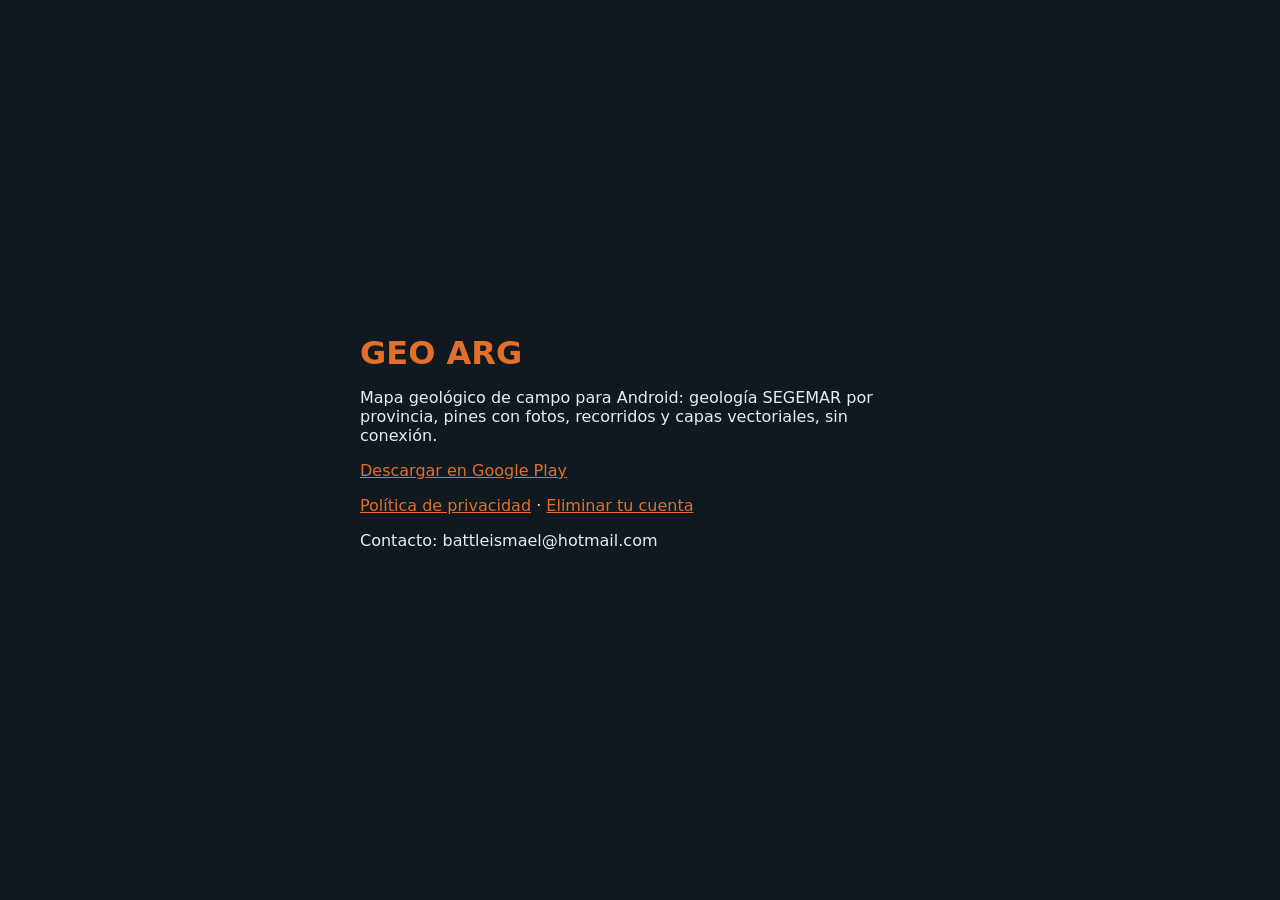
<file: index.html>
<!doctype html>
<html lang="es">
<head>
<meta charset="utf-8"><meta name="viewport" content="width=device-width, initial-scale=1">
<title>GEO ARG</title>
<style>
  body { margin: 0; font-family: system-ui, sans-serif; background: #101820; color: #e8edf2; display: grid; place-items: center; min-height: 100vh; }
  main { max-width: 560px; padding: 32px 20px; }
  h1 { color: #e0702a; margin: 0 0 8px; }
  a { color: #e0702a; }
</style>
</head>
<body>
<main>
  <h1>GEO ARG</h1>
  <p>Mapa geológico de campo para Android: geología SEGEMAR por provincia, pines con fotos, recorridos y capas vectoriales, sin conexión.</p>
  <p><a href="https://play.google.com/store/apps/details?id=com.geosanjuan.app">Descargar en Google Play</a></p>
  <p><a href="geo-arg/privacidad.html">Política de privacidad</a> · <a href="geo-arg/eliminar-cuenta.html">Eliminar tu cuenta</a></p>
  <p>Contacto: battleismael@hotmail.com</p>
</main>
</body>
</html>
</file>
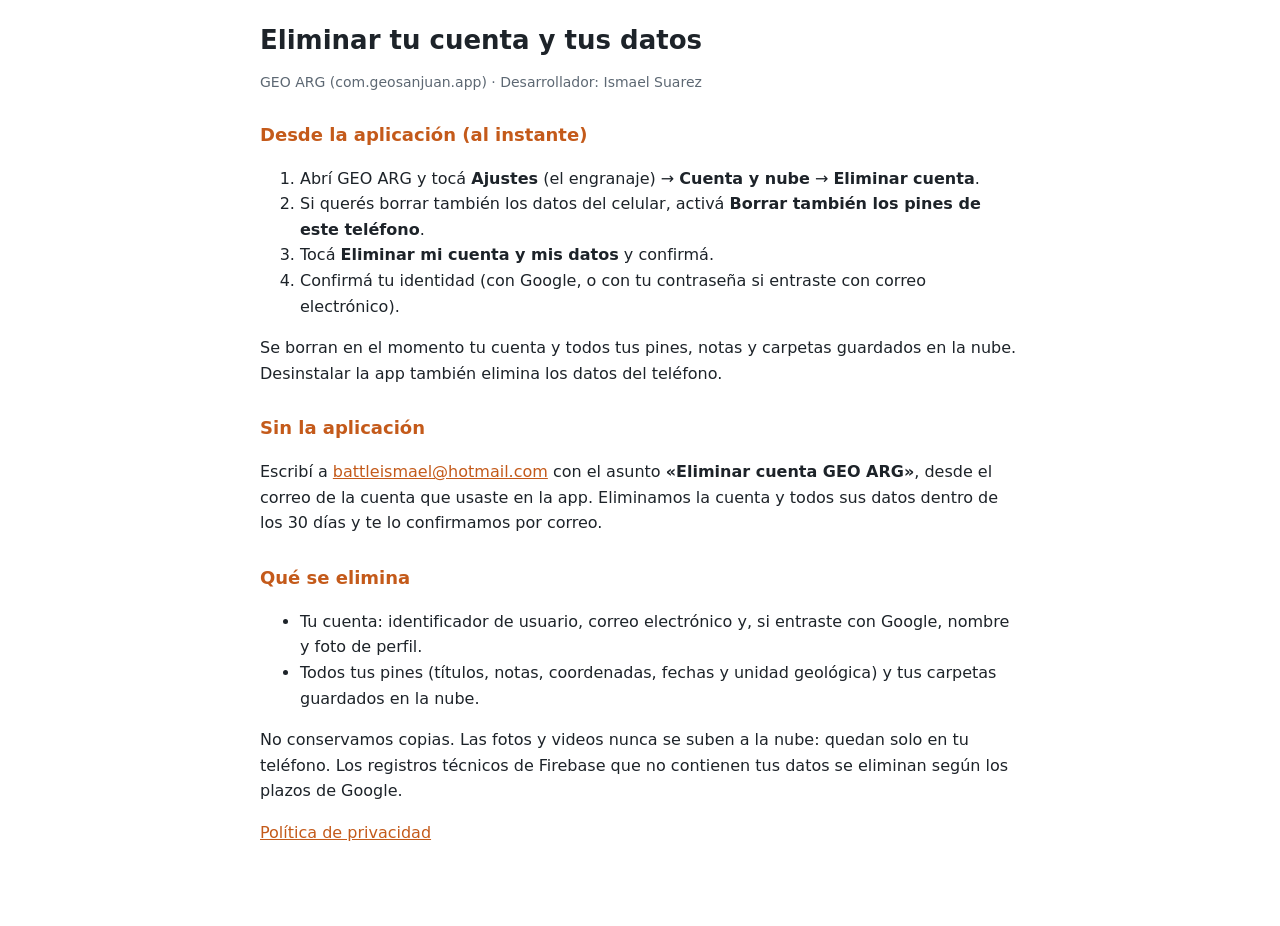
<file: geo-arg/eliminar-cuenta.html>
<!DOCTYPE html>
<html lang="es">
<head>
  <meta charset="utf-8">
  <meta name="viewport" content="width=device-width, initial-scale=1">
  <title>Eliminar tu cuenta — GEO ARG</title>
  <link rel="stylesheet" href="legal.css">
</head>
<body>
<main>
  <h1>Eliminar tu cuenta y tus datos</h1>
  <p class="meta">GEO ARG (com.geosanjuan.app) · Desarrollador: Ismael Suarez</p>

  <h2>Desde la aplicación (al instante)</h2>
  <ol>
    <li>Abrí GEO ARG y tocá <b>Ajustes</b> (el engranaje) → <b>Cuenta y nube</b> → <b>Eliminar cuenta</b>.</li>
    <li>Si querés borrar también los datos del celular, activá <b>Borrar también los pines de este teléfono</b>.</li>
    <li>Tocá <b>Eliminar mi cuenta y mis datos</b> y confirmá.</li>
    <li>Confirmá tu identidad (con Google, o con tu contraseña si entraste con correo electrónico).</li>
  </ol>
  <p>Se borran en el momento tu cuenta y todos tus pines, notas y carpetas guardados en la nube. Desinstalar la app
  también elimina los datos del teléfono.</p>

  <h2>Sin la aplicación</h2>
  <p>Escribí a <a href="mailto:battleismael@hotmail.com?subject=Eliminar%20cuenta%20GEO%20ARG">battleismael@hotmail.com</a>
  con el asunto <b>«Eliminar cuenta GEO ARG»</b>, desde el correo de la cuenta que usaste en la app. Eliminamos la cuenta
  y todos sus datos dentro de los 30 días y te lo confirmamos por correo.</p>

  <h2>Qué se elimina</h2>
  <ul>
    <li>Tu cuenta: identificador de usuario, correo electrónico y, si entraste con Google, nombre y foto de perfil.</li>
    <li>Todos tus pines (títulos, notas, coordenadas, fechas y unidad geológica) y tus carpetas guardados en la nube.</li>
  </ul>
  <p>No conservamos copias. Las fotos y videos nunca se suben a la nube: quedan solo en tu teléfono. Los registros
  técnicos de Firebase que no contienen tus datos se eliminan según los plazos de Google.</p>

  <p><a href="privacidad.html">Política de privacidad</a></p>
</main>
</body>
</html>
</file>
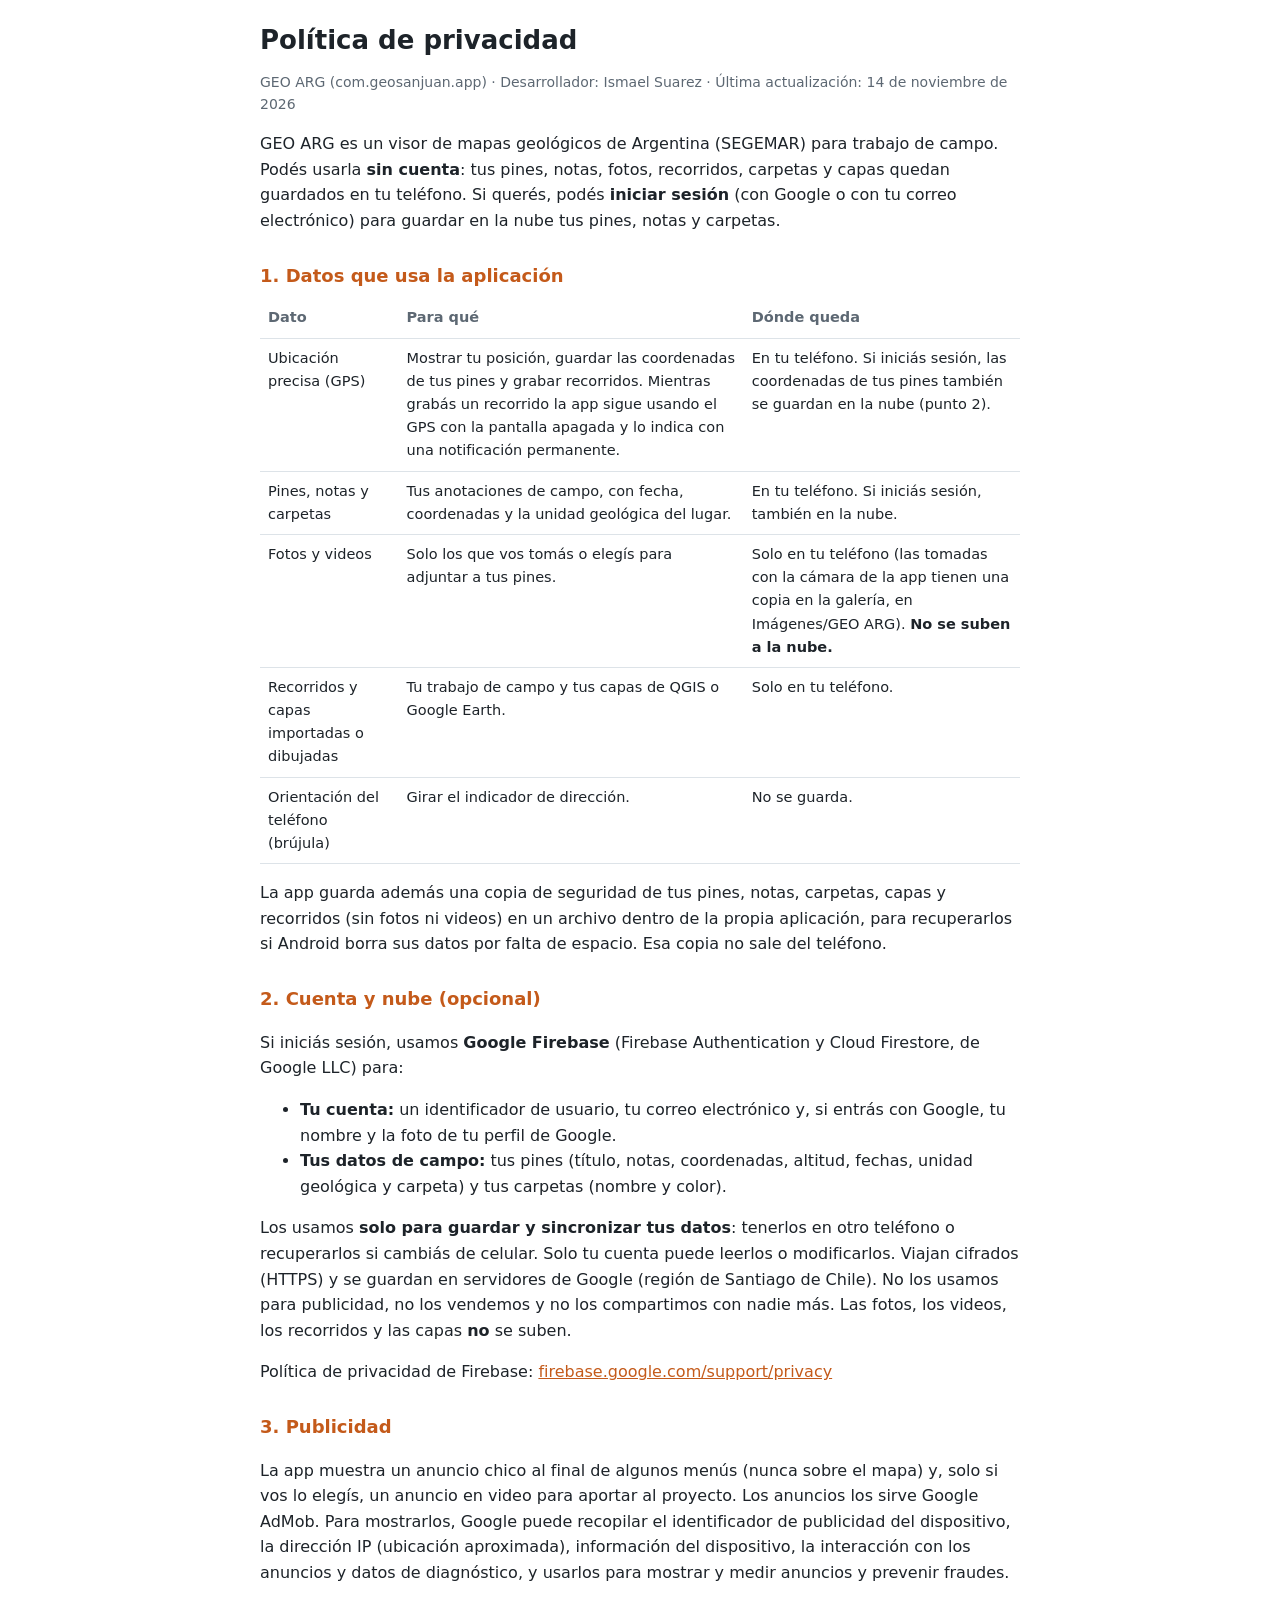
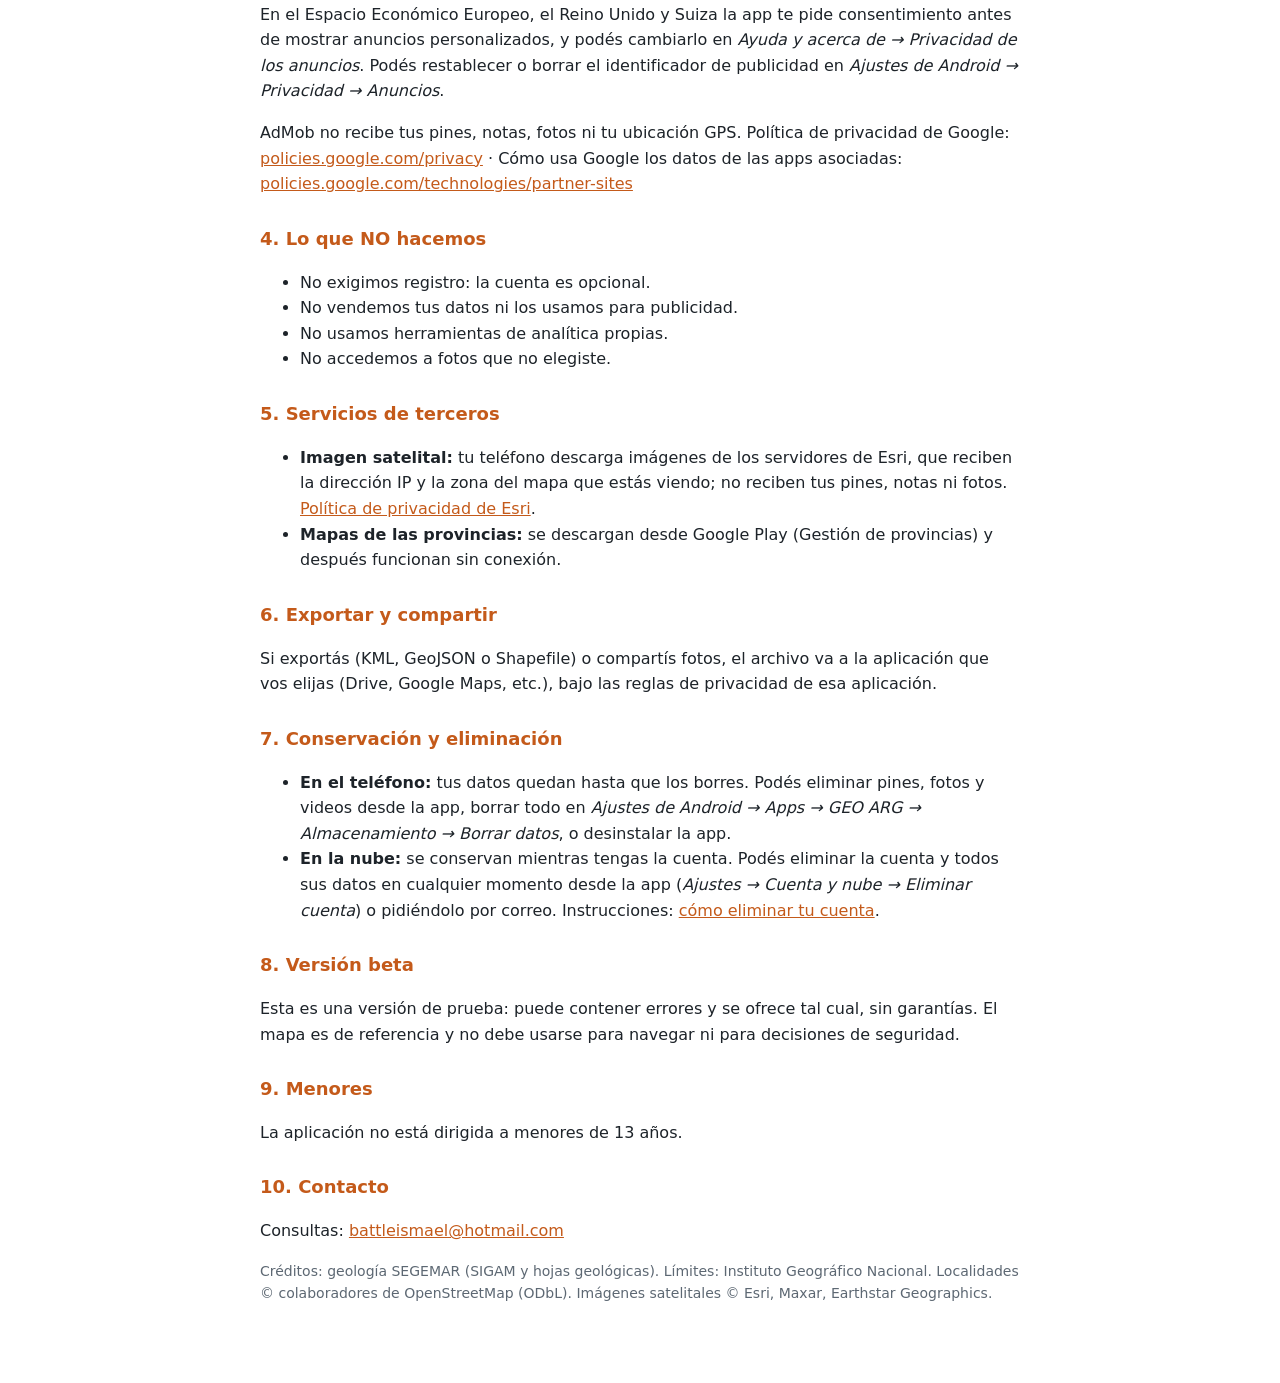
<file: geo-arg/privacidad.html>
<!DOCTYPE html>
<html lang="es">
<head>
  <meta charset="utf-8">
  <meta name="viewport" content="width=device-width, initial-scale=1">
  <title>Política de privacidad — GEO ARG</title>
  <link rel="stylesheet" href="legal.css">
</head>
<body>
<main>
  <h1>Política de privacidad</h1>
  <p class="meta">GEO ARG (com.geosanjuan.app) · Desarrollador: Ismael Suarez · Última actualización: 14 de noviembre de 2026</p>

  <p>GEO ARG es un visor de mapas geológicos de Argentina (SEGEMAR) para trabajo de campo. Podés usarla
  <b>sin cuenta</b>: tus pines, notas, fotos, recorridos, carpetas y capas quedan guardados en tu teléfono.
  Si querés, podés <b>iniciar sesión</b> (con Google o con tu correo electrónico) para guardar en la nube tus
  pines, notas y carpetas.</p>

  <h2>1. Datos que usa la aplicación</h2>
  <table>
    <tr><th>Dato</th><th>Para qué</th><th>Dónde queda</th></tr>
    <tr><td>Ubicación precisa (GPS)</td><td>Mostrar tu posición, guardar las coordenadas de tus pines y grabar recorridos. Mientras grabás un recorrido la app sigue usando el GPS con la pantalla apagada y lo indica con una notificación permanente.</td><td>En tu teléfono. Si iniciás sesión, las coordenadas de tus pines también se guardan en la nube (punto 2).</td></tr>
    <tr><td>Pines, notas y carpetas</td><td>Tus anotaciones de campo, con fecha, coordenadas y la unidad geológica del lugar.</td><td>En tu teléfono. Si iniciás sesión, también en la nube.</td></tr>
    <tr><td>Fotos y videos</td><td>Solo los que vos tomás o elegís para adjuntar a tus pines.</td><td>Solo en tu teléfono (las tomadas con la cámara de la app tienen una copia en la galería, en Imágenes/GEO ARG). <b>No se suben a la nube.</b></td></tr>
    <tr><td>Recorridos y capas importadas o dibujadas</td><td>Tu trabajo de campo y tus capas de QGIS o Google Earth.</td><td>Solo en tu teléfono.</td></tr>
    <tr><td>Orientación del teléfono (brújula)</td><td>Girar el indicador de dirección.</td><td>No se guarda.</td></tr>
  </table>
  <p>La app guarda además una copia de seguridad de tus pines, notas, carpetas, capas y recorridos (sin fotos ni videos)
  en un archivo dentro de la propia aplicación, para recuperarlos si Android borra sus datos por falta de espacio.
  Esa copia no sale del teléfono.</p>

  <h2>2. Cuenta y nube (opcional)</h2>
  <p>Si iniciás sesión, usamos <b>Google Firebase</b> (Firebase Authentication y Cloud Firestore, de Google LLC) para:</p>
  <ul>
    <li><b>Tu cuenta:</b> un identificador de usuario, tu correo electrónico y, si entrás con Google, tu nombre y la foto de tu perfil de Google.</li>
    <li><b>Tus datos de campo:</b> tus pines (título, notas, coordenadas, altitud, fechas, unidad geológica y carpeta) y tus carpetas (nombre y color).</li>
  </ul>
  <p>Los usamos <b>solo para guardar y sincronizar tus datos</b>: tenerlos en otro teléfono o recuperarlos si cambiás de celular.
  Solo tu cuenta puede leerlos o modificarlos. Viajan cifrados (HTTPS) y se guardan en servidores de Google
  (región de Santiago de Chile). No los usamos para publicidad, no los vendemos y no los compartimos con nadie más.
  Las fotos, los videos, los recorridos y las capas <b>no</b> se suben.</p>
  <p>Política de privacidad de Firebase: <a href="https://firebase.google.com/support/privacy">firebase.google.com/support/privacy</a></p>

  <h2>3. Publicidad</h2>
  <p>La app muestra un anuncio chico al final de algunos menús (nunca sobre el mapa) y, solo si vos lo elegís, un anuncio en
  video para aportar al proyecto. Los anuncios los sirve Google AdMob. Para mostrarlos, Google puede recopilar el
  identificador de publicidad del dispositivo, la dirección IP (ubicación aproximada), información del dispositivo,
  la interacción con los anuncios y datos de diagnóstico, y usarlos para mostrar y medir anuncios y prevenir fraudes.</p>
  <p>En el Espacio Económico Europeo, el Reino Unido y Suiza la app te pide consentimiento antes de mostrar anuncios
  personalizados, y podés cambiarlo en <i>Ayuda y acerca de → Privacidad de los anuncios</i>. Podés restablecer o borrar
  el identificador de publicidad en <i>Ajustes de Android → Privacidad → Anuncios</i>.</p>
  <p>AdMob no recibe tus pines, notas, fotos ni tu ubicación GPS. Política de privacidad de Google:
  <a href="https://policies.google.com/privacy">policies.google.com/privacy</a> · Cómo usa Google los datos de las apps asociadas:
  <a href="https://policies.google.com/technologies/partner-sites">policies.google.com/technologies/partner-sites</a></p>

  <h2>4. Lo que NO hacemos</h2>
  <ul>
    <li>No exigimos registro: la cuenta es opcional.</li>
    <li>No vendemos tus datos ni los usamos para publicidad.</li>
    <li>No usamos herramientas de analítica propias.</li>
    <li>No accedemos a fotos que no elegiste.</li>
  </ul>

  <h2>5. Servicios de terceros</h2>
  <ul>
    <li><b>Imagen satelital:</b> tu teléfono descarga imágenes de los servidores de Esri, que reciben la dirección IP y la
    zona del mapa que estás viendo; no reciben tus pines, notas ni fotos.
    <a href="https://www.esri.com/en-us/privacy/overview">Política de privacidad de Esri</a>.</li>
    <li><b>Mapas de las provincias:</b> se descargan desde Google Play (Gestión de provincias) y después funcionan sin conexión.</li>
  </ul>

  <h2>6. Exportar y compartir</h2>
  <p>Si exportás (KML, GeoJSON o Shapefile) o compartís fotos, el archivo va a la aplicación que vos elijas (Drive,
  Google Maps, etc.), bajo las reglas de privacidad de esa aplicación.</p>

  <h2>7. Conservación y eliminación</h2>
  <ul>
    <li><b>En el teléfono:</b> tus datos quedan hasta que los borres. Podés eliminar pines, fotos y videos desde la app,
    borrar todo en <i>Ajustes de Android → Apps → GEO ARG → Almacenamiento → Borrar datos</i>, o desinstalar la app.</li>
    <li><b>En la nube:</b> se conservan mientras tengas la cuenta. Podés eliminar la cuenta y todos sus datos en cualquier
    momento desde la app (<i>Ajustes → Cuenta y nube → Eliminar cuenta</i>) o pidiéndolo por correo.
    Instrucciones: <a href="eliminar-cuenta.html">cómo eliminar tu cuenta</a>.</li>
  </ul>

  <h2>8. Versión beta</h2>
  <p>Esta es una versión de prueba: puede contener errores y se ofrece tal cual, sin garantías. El mapa es de referencia y
  no debe usarse para navegar ni para decisiones de seguridad.</p>

  <h2>9. Menores</h2>
  <p>La aplicación no está dirigida a menores de 13 años.</p>

  <h2>10. Contacto</h2>
  <p>Consultas: <a href="mailto:battleismael@hotmail.com">battleismael@hotmail.com</a></p>
  <p class="meta">Créditos: geología SEGEMAR (SIGAM y hojas geológicas). Límites: Instituto Geográfico Nacional. Localidades ©
  colaboradores de OpenStreetMap (ODbL). Imágenes satelitales © Esri, Maxar, Earthstar Geographics.</p>
</main>
</body>
</html>
</file>
<file: geo-arg/legal.css>
:root { color-scheme: light dark; --bg: #fff; --fg: #1d2329; --muted: #5d6873; --line: #dde3e8; --accent: #c45a1a; }
@media (prefers-color-scheme: dark) { :root { --bg: #101820; --fg: #eef2f5; --muted: #a9b4bf; --line: #2a3742; --accent: #f08a45; } }
body { margin: 0; background: var(--bg); color: var(--fg); font: 16px/1.6 system-ui, Roboto, sans-serif; }
main { max-width: 760px; margin: 0 auto; padding: 24px 16px 64px; }
h1 { font-size: 26px; line-height: 1.25; margin: 0 0 4px; }
h2 { font-size: 18px; margin: 28px 0 8px; color: var(--accent); }
.meta { color: var(--muted); font-size: 14px; }
a { color: var(--accent); }
table { width: 100%; border-collapse: collapse; font-size: 14.5px; display: block; overflow-x: auto; }
th, td { text-align: left; vertical-align: top; padding: 8px; border-bottom: 1px solid var(--line); }
th { color: var(--muted); font-weight: 600; }
</file>
